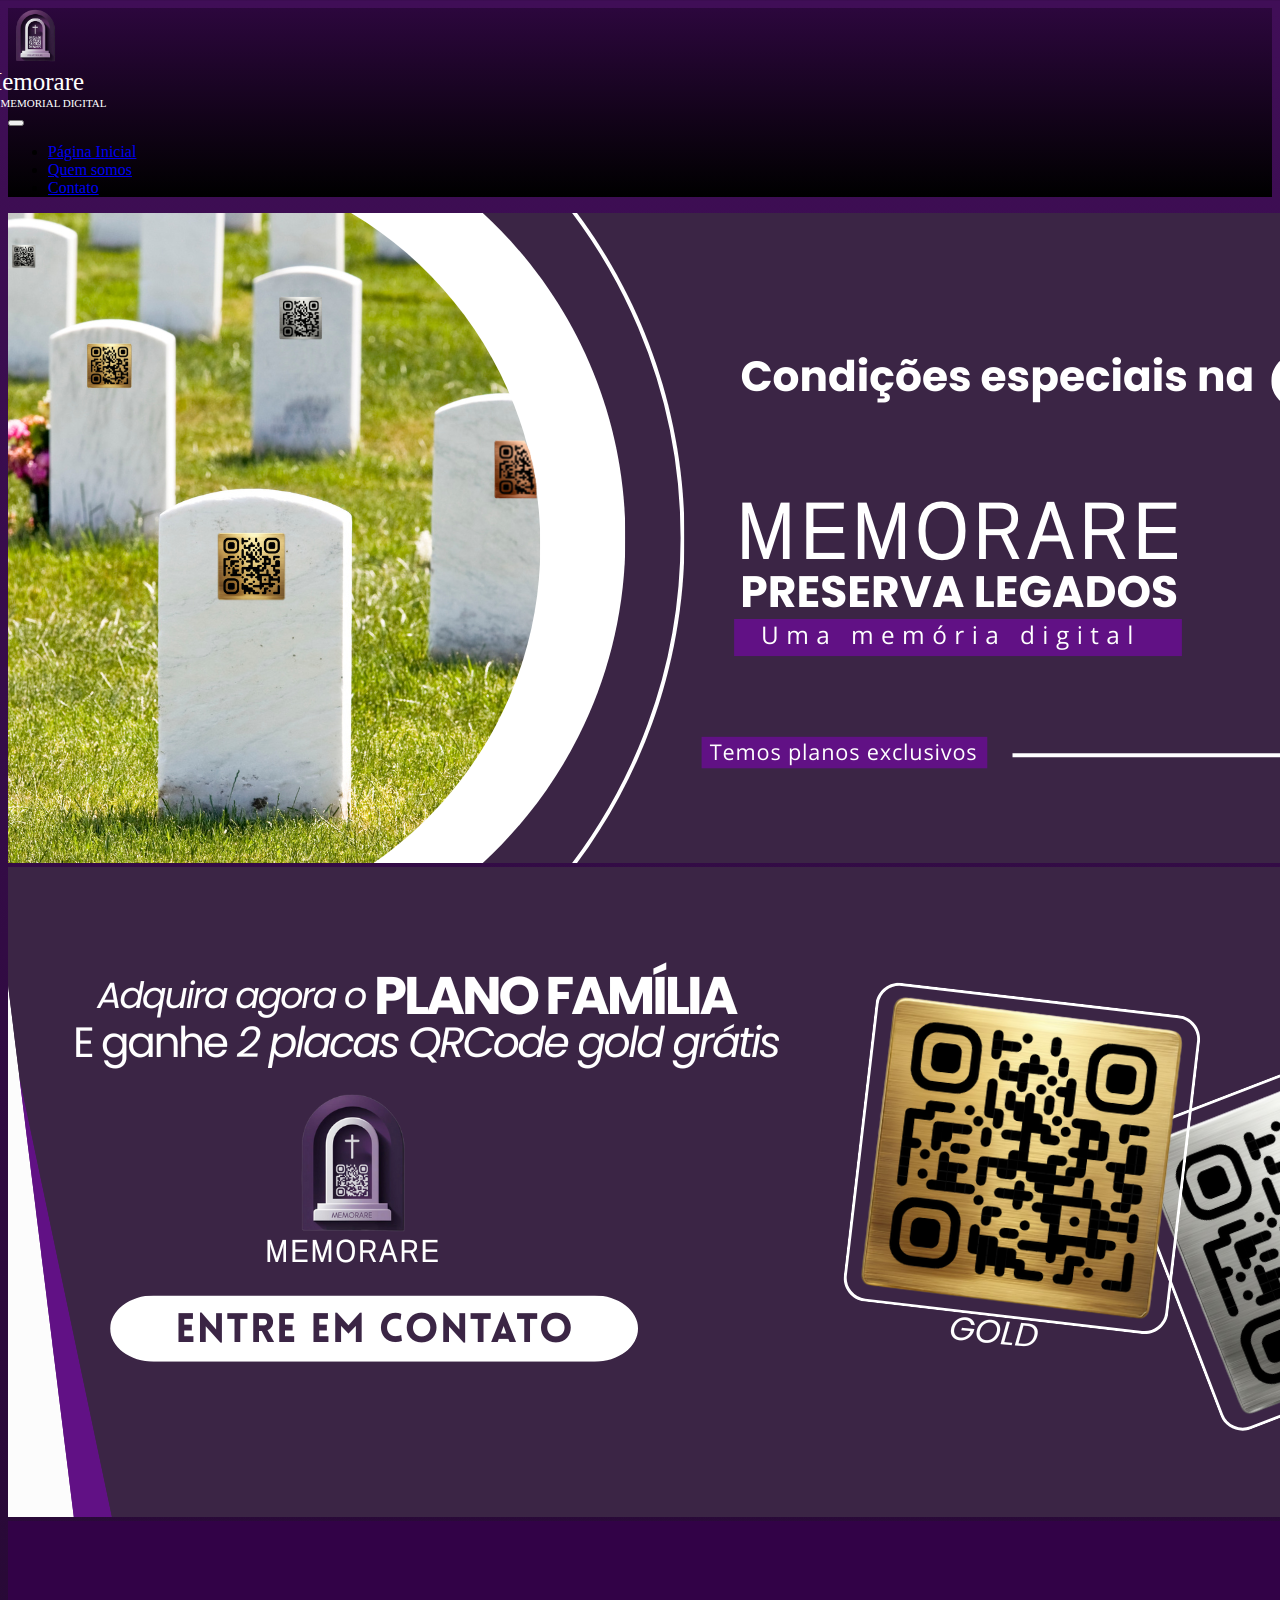
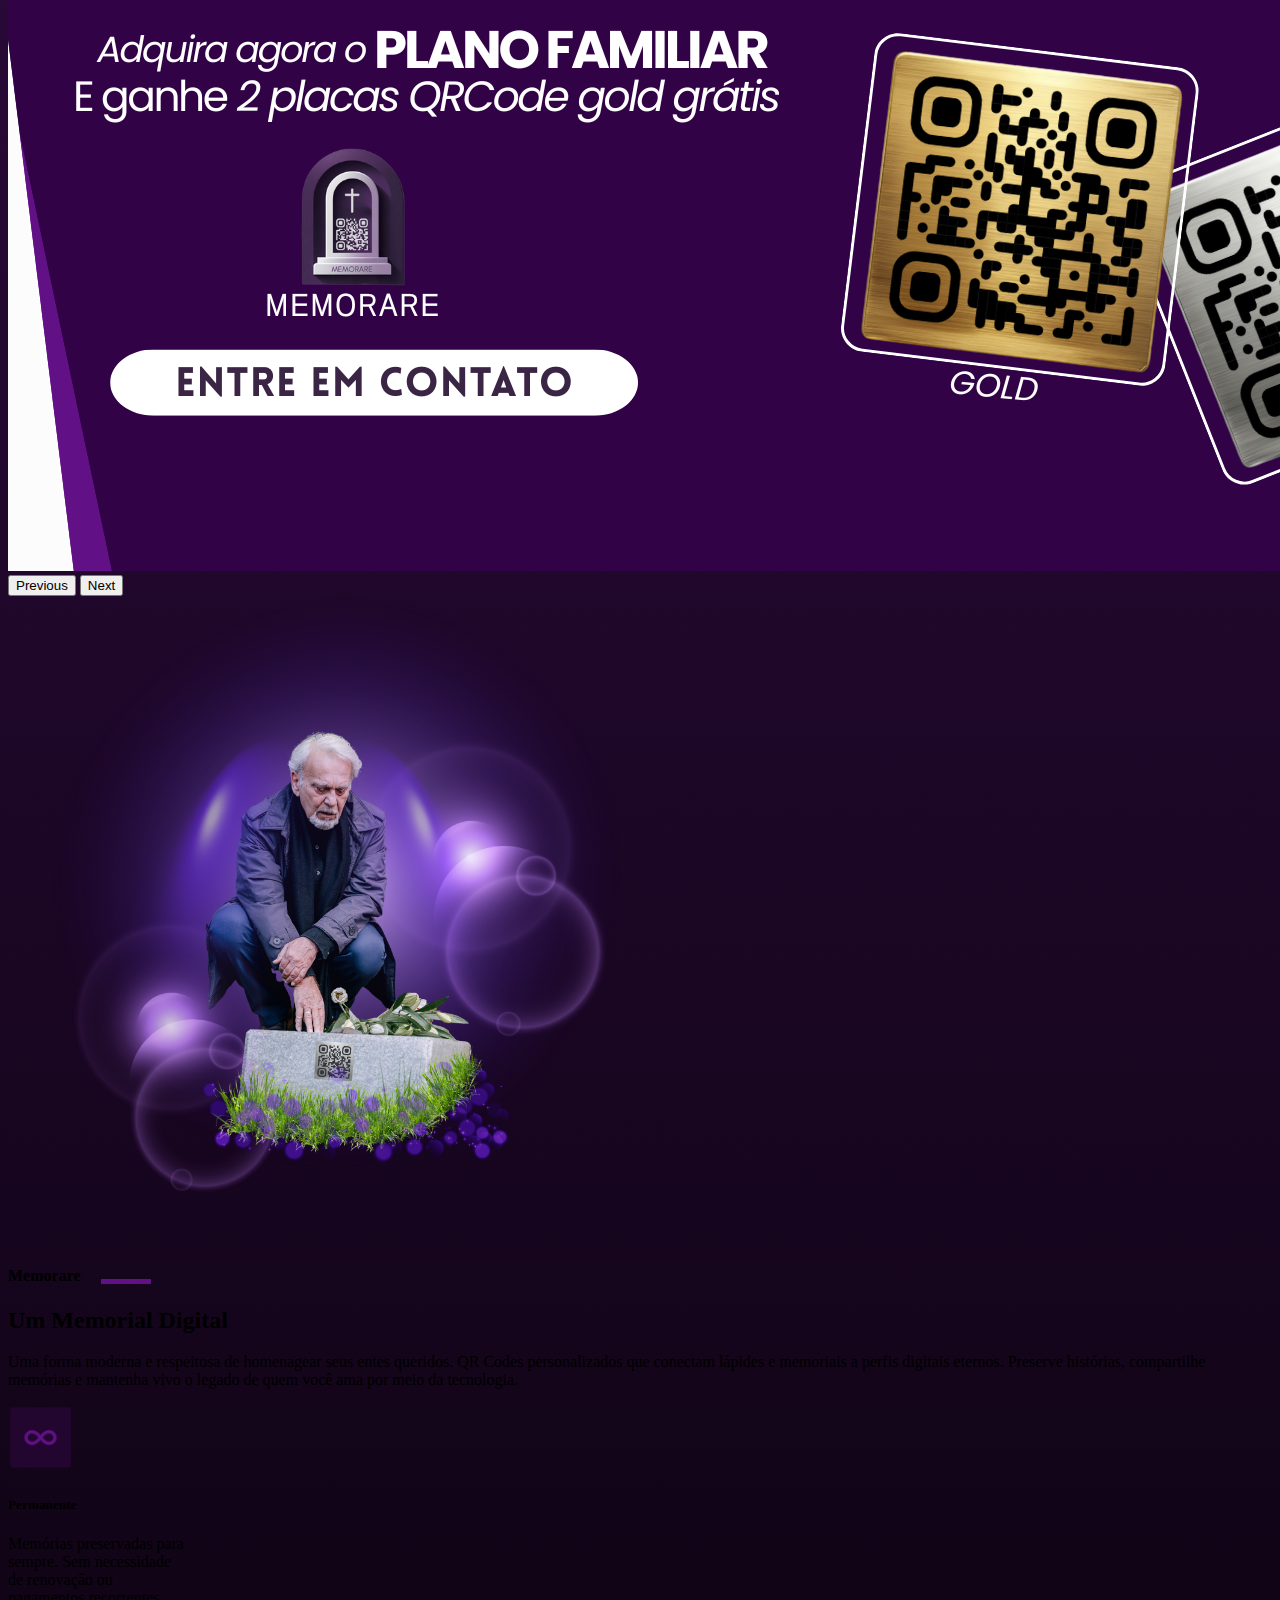
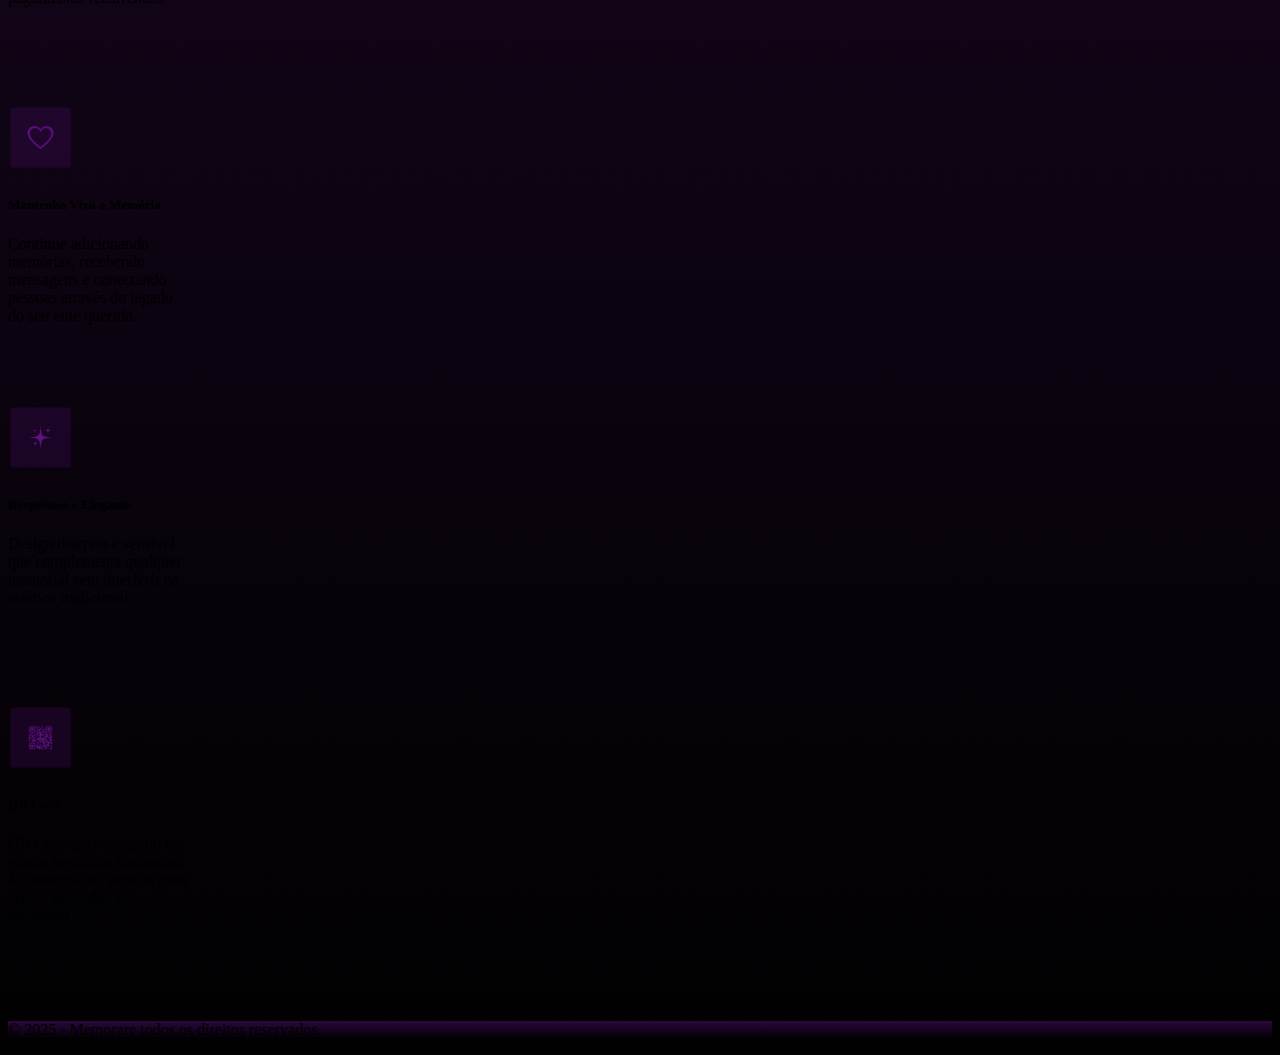
<file: index.html>
<!doctype html>
<html lang="pt-BR">

<head>
    <meta charset="utf-8">
    <meta name="viewport" content="width=device-width, initial-scale=1">
    <title>Memorare</title>
    <link rel="stylesheet" href="./css/styles.css">
    <link href="https://cdn.jsdelivr.net/npm/bootstrap@5.2.3/dist/css/bootstrap.min.css" rel="stylesheet"
        integrity="sha384-rbsA2VBKQhggwzxH7pPCaAqO46MgnOM80zW1RWuH61DGLwZJEdK2Kadq2F9CUG65" crossorigin="anonymous">
</head>

<body>

    <!-- barra de navegação -->

    <nav class="navbar navbar-expand-lg gradient-roxo">
        <div class="container-fluid">
            <nav class="navbar">
                <div class="container-fluid">
                    <a class="navbar-brand" href="./index.html">
                        <img src="./img/logo.png" alt="Logo" height="55" class="d-inline-block align-text-center">

                    </a>
                    <a class="navbar-brand" href="./index.html"></a>
                    <div>
                        <div class="titulo">Memorare</div>
                        <div class="subtitulo">UM MEMORIAL DIGITAL</div>
                    </div>
                </div>
            </nav>
            <button class="navbar-toggler bg-white" type="button" data-bs-toggle="collapse"
                data-bs-target="#navbarSupportedContent" aria-controls="navbarSupportedContent" aria-expanded="false"
                aria-label="Toggle navigation">
                <span class="navbar-toggler-icon"></span>
            </button>
            <div class="collapse navbar-collapse navtext " id="navbarSupportedContent">
                <ul class="navbar-nav ms-auto px-5 gap-5">
                    <li class="nav-item">
                        <a class="nav-link active text-white" aria-current="page" href="./index.html">Página
                            Inicial</a>
                    </li>
                    <li class="nav-item">
                        <a class="nav-link active text-white" aria-current="page" href="./sobre.html">Quem somos</a>
                    </li>
                    <li class="nav-item">
                        <a class="nav-link active text-white" aria-current="page" href="./contato.html">Contato</a>
                    </li>

                </ul>

            </div>
        </div>
    </nav>
    <!-- fim da barra de navegação -->

    <!-- inicio dos banners -->
    <div id="carouselExampleControls" class="carousel slide" data-bs-ride="carousel">
        <div class="carousel-inner">
            <div class="carousel-item active">
                <img src="./img/banner_1.png" class="d-block w-100" alt="...">
            </div>
            <div class="carousel-item">
                <img src="./img/banner_2.png" class="d-block w-100" alt="...">
            </div>
            <div class="carousel-item">
                <img src="./img/banner_3.png" class="d-block w-100" alt="...">
            </div>
        </div>
        <button class="carousel-control-prev" type="button" data-bs-target="#carouselExampleControls"
            data-bs-slide="prev">
            <span class="carousel-control-prev-icon" aria-hidden="true"></span>
            <span class="visually-hidden">Previous</span>
        </button>
        <button class="carousel-control-next" type="button" data-bs-target="#carouselExampleControls"
            data-bs-slide="next">
            <span class="carousel-control-next-icon" aria-hidden="true"></span>
            <span class="visually-hidden">Next</span>
        </button>
    </div>
    <!-- fim dos banners -->



    <!-- inicio do flex -->
     <div class="container mt-3">
    <div class="d-flex flex-column flex-lg-row align-items-start">
        <div class="flex-shrink-0 text-center text-lg-start mb-3 mb-lg-0">
            <img class="rounded img-fluid homem-memorare" src="./img/homem_memorare.png" alt="...">

        </div>
        <div class="flex-grow-1 p-3 p-lg-5 text-white">
            <h4 class="memorare-title">Memorare <span class="line"></span></h4>
            <h2>Um Memorial Digital</h2>
            <p>Uma forma moderna e respeitosa de homenagear seus entes queridos. QR Codes personalizados que conectam
                lápides e memoriais a perfis digitais eternos. Preserve histórias, compartilhe memórias e mantenha vivo
                o legado de quem você ama por meio da tecnologia.</p>

            <div class="row row-cols-2 row-cols-lg-2 gy-3 gx-5 text-center text-black justify-content-center mt-3">
                <div class="col-auto">
                    <div class="card card-personalizado h-100">
                        <img src="./img/icon_infinito.png" class="mx-auto pd-5 mt-1 p-2 icon-card" alt="...">
                        <div class="card-body">
                            <h5 class="card-title">Permanente</h5>
                            <p class="card-text">Memórias preservadas para sempre. Sem necessidade de renovação ou
                                pagamentos recorrentes.</p>
                        </div>
                    </div>
                </div>
                <div class="col-auto">
                    <div class="card card-personalizado h-100">
                        <img src="./img/icon_coracao.png" class="mx-auto pd-5 mt-1 p-2 icon-card" alt="...">
                        <div class="card-body">
                            <h5 class="card-title">Mantenha Viva a Memória</h5>
                            <p class="card-text">Continue adicionando memórias, recebendo mensagens e conectando pessoas
                                através do legado do seu ente querido.</p>
                        </div>
                    </div>
                </div>
                <div class="col-auto">
                    <div class="card card-personalizado h-100">
                        <img src="./img/icon_estrela.png" class="mx-auto pd-5 mt-1 p-2 icon-card" alt="...">
                        <div class="card-body w-10">
                            <h5 class="card-title">Respeitoso e Elegante</h5>
                            <p class="card-text">Design discreto e sensível que complementa qualquer memorial sem
                                interferir na estética tradicional.</p>

                        </div>
                    </div>
                </div>
                <div class="col-auto">
                    <div class="card card-personalizado h-100">
                        <img src="./img/icon_qrcode.png" class="mx-auto pd-5 mt-1 p-2 icon-card" alt="...">
                        <div class="card-body">
                            <h5 class="card-title">QR Code</h5>
                            <p class="card-text">QR Code personalizado em placas metálicas resistentes às intempéries,
                                prontas para serem aplicadas ao memorial.</p>
                        </div>
                    </div>
                </div>
            </div>
        </div>

    </div>
</div></div>
    <!-- fim do flex -->



    <!-- inicio rodapé -->
    <footer class="container-fluid gradient-roxo mt-5">
        <p class="py-2 text-center text-white">© 2025 - Memorare todos os direitos reservados.</p>
    </footer>
    <!-- fim rodapé -->

    <script src="https://cdn.jsdelivr.net/npm/bootstrap@5.2.3/dist/js/bootstrap.bundle.min.js"
        integrity="sha384-kenU1KFdBIe4zVF0s0G1M5b4hcpxyD9F7jL+jjXkk+Q2h455rYXK/7HAuoJl+0I4"
        crossorigin="anonymous"></script>
</body>

</html>
</file>
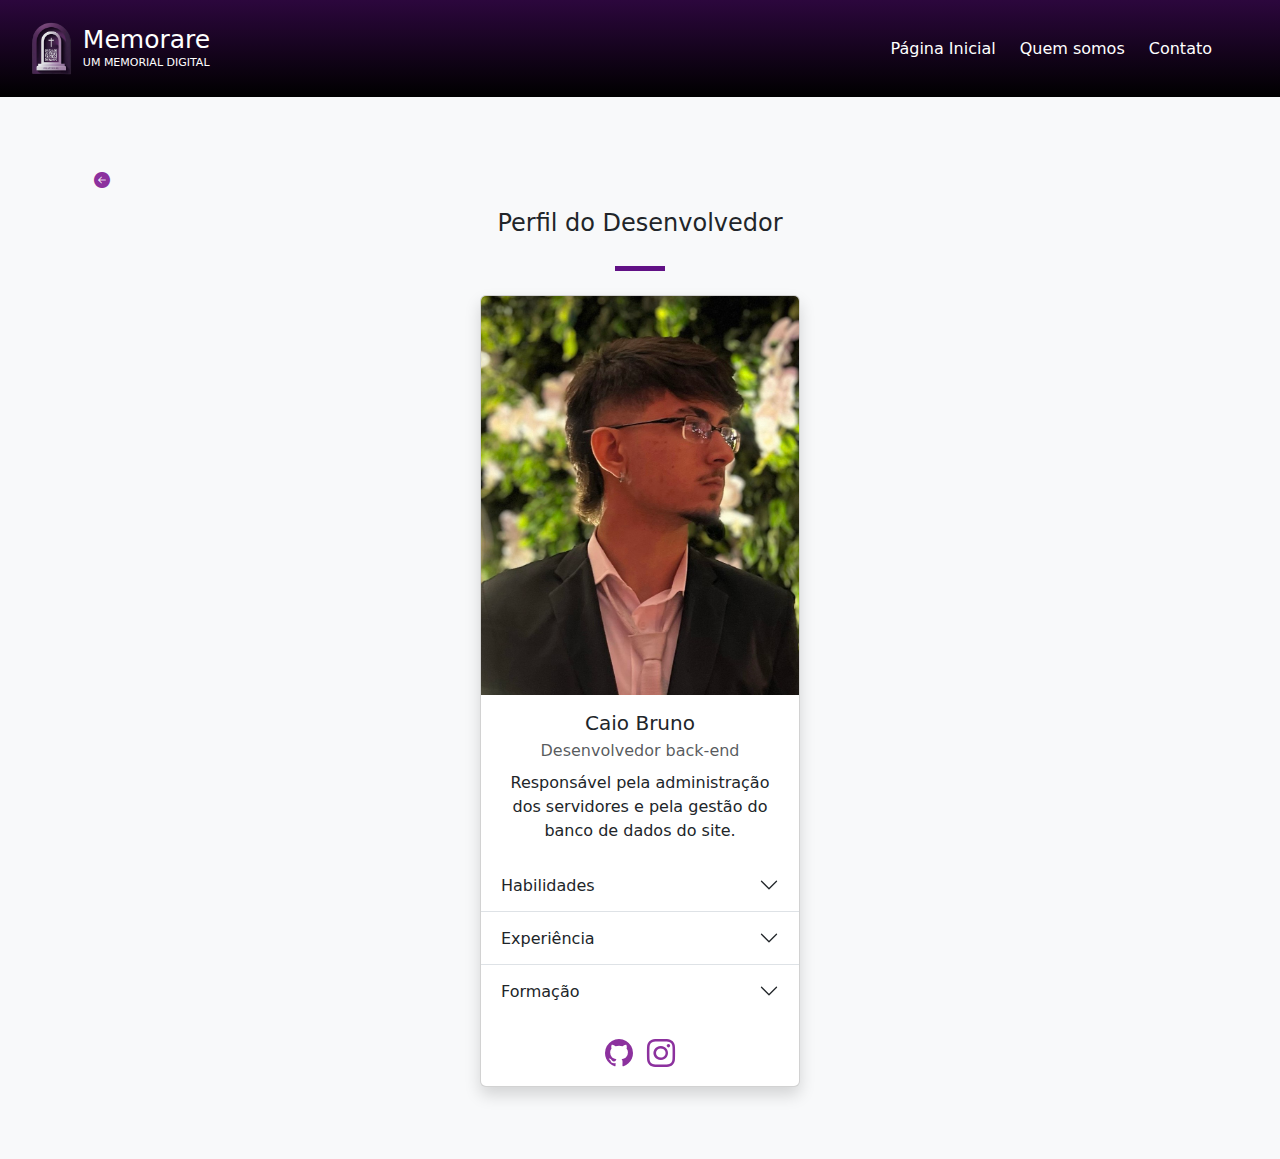
<file: caio.html>
<!doctype html>
<html lang="pt-BR">

<head>
    <meta charset="utf-8">
    <meta name="viewport" content="width=device-width, initial-scale=1">
    <title>Memorare</title>

    <link rel="stylesheet" href="./css/styles.css">

    <link href="https://cdn.jsdelivr.net/npm/bootstrap@5.2.3/dist/css/bootstrap.min.css" rel="stylesheet"
        crossorigin="anonymous">

    <link rel="stylesheet" href="https://cdn.jsdelivr.net/npm/bootstrap-icons@1.11.1/font/bootstrap-icons.css">

    <script src="https://cdn.jsdelivr.net/npm/@popperjs/core@2.11.8/dist/umd/popper.min.js"
        crossorigin="anonymous"></script>
    <script src="https://cdn.jsdelivr.net/npm/bootstrap@5.3.8/dist/js/bootstrap.min.js"
        crossorigin="anonymous"></script>
</head>

<body>

    <!-- barra de navegação -->

    <nav class="navbar navbar-expand-lg gradient-roxo ">
        <div class="container-fluid">
            <nav class="navbar">
                <div class="container-fluid">
                    <a class="navbar-brand" href="./index.html">
                        <img src="./img/logo.png" alt="Logo" height="55" class="d-inline-block align-text-center">

                    </a>
                    <a class="navbar-brand" href="./index.html"></a>
                    <div>
                        <div class="titulo">Memorare</div>
                        <div class="subtitulo">UM MEMORIAL DIGITAL</div>
                    </div>
                </div>
            </nav>
            <button class="navbar-toggler bg-white" type="button" data-bs-toggle="collapse"
                data-bs-target="#navbarSupportedContent" aria-controls="navbarSupportedContent" aria-expanded="false"
                aria-label="Toggle navigation">
                <span class="navbar-toggler-icon"></span>
            </button>
            <div class="collapse navbar-collapse navtext " id="navbarSupportedContent">
                <ul class="navbar-nav ms-auto px-5 d-flex flex-column flex-lg-row gap-0 gap-lg-2">
                    <li class="nav-item">
                        <a class="nav-link active text-white" aria-current="page" href="./index.html">Página
                            Inicial</a>
                    </li>
                    <li class="nav-item">
                        <a class="nav-link active text-white" aria-current="page" href="./sobre.html">Quem somos</a>
                    </li>
                    <li class="nav-item">
                        <a class="nav-link active text-white" aria-current="page" href="./contato.html">Contato</a>
                    </li>

                </ul>

            </div>
        </div>
    </nav>
    <!-- fim da barra de navegação -->

    <!-- Conteúdo -->
    <div class="w-100 bg-light py-5">
        <div class="container p-4 text-center">
            <a href="./sobre.html" class="text-decoration-none d-flex align-items-center mb-3" style="color: #8c319e; font-weight: 600;">
            <i class="bi bi-arrow-left-circle-fill me-2 gradient-icon"></i>
            </a>


            <!-- Título -->
            <h4 class="memorare-title text-center d-flex flex-column align-items-center">
                Perfil do Desenvolvedor
                <span class="line mt-2"></span>
            </h4>

            <!-- Card central -->
            <div class="row justify-content-center mt-4">
                <div class="col-12 col-md-4 d-flex justify-content-center">

                    <div class="card shadow" style="width: 20rem;">

                        <img src="img/caio.jpg" class="card-img-top" alt="Minha Foto">

                        <div class="card-body">
                            <h5 class="card-title">Caio Bruno</h5>
                            <p class="card-subtitle mb-2 text-muted">Desenvolvedor back-end</p>
                            <p class="card-text">
                                Responsável pela administração dos servidores e pela gestão do banco de dados do site.
                            </p>
                        </div>

                        <!-- Accordion -->
                        <div class="accordion accordion-flush" id="accordionFlushExample">

                            <!-- Habilidades -->
                            <div class="accordion-item">
                                <h2 class="accordion-header">
                                    <button class="accordion-button collapsed" type="button" data-bs-toggle="collapse" data-bs-target="#flush-collapseOne">
                                        Habilidades
                                    </button>
                                </h2>
                                <div id="flush-collapseOne" class="accordion-collapse collapse"
                                    data-bs-parent="#accordionFlushExample">
                                    <div class="accordion-body text-start">
                                        • Desenvolvimento back-end<br>
                                        • Criação e consumo de APIs<br>
                                        • Gerenciamento de banco de dados<br>
                                        • Versionamento com Git e GitHub<br>
                                        • Boas práticas de código (Clean Code)<br>
                                        • Resolução de problemas<br>
                                        • Noções de segurança e desempenho
                                    </div>
                                </div>
                            </div>

                            <!-- Experiência -->
                            <div class="accordion-item">
                                <h2 class="accordion-header">
                                    <button class="accordion-button collapsed" type="button" data-bs-toggle="collapse"
                                        data-bs-target="#flush-collapseTwo">
                                        Experiência
                                    </button>
                                </h2>
                                <div id="flush-collapseTwo" class="accordion-collapse collapse"
                                    data-bs-parent="#accordionFlushExample">
                                    <div class="accordion-body text-start">
                                        • Back-end do projeto “Memorare”<br>
                                        • Projetos acadêmicos com APIs<br>
                                        • Suporte técnico<br>
                                        • Gerenciamento de dados<br>
                                        • GitHub + metodologias ágeis
                                    </div>
                                </div>
                            </div>

                            <!-- FORMAÇÃO -->
                            <div class="accordion-item">
                                <h2 class="accordion-header">
                                    <button class="accordion-button collapsed" type="button" data-bs-toggle="collapse"
                                        data-bs-target="#flush-collapseThree">
                                        Formação
                                    </button>
                                </h2>
                                <div id="flush-collapseThree" class="accordion-collapse collapse"
                                    data-bs-parent="#accordionFlushExample">
                                    <div class="accordion-body text-start">
                                        • Sistemas de Informação — Unifacisa<br>
                                        • Desenvolvimento de Sistemas<br>
                                        • Lógica e Estruturas de Dados<br>
                                        • Cursos de tecnologias web<br>
                                        • Estudo contínuo de back-end e banco de dados
                                    </div>
                                </div>
                            </div>

                        </div>

                        <!-- Ícones -->
                        <div class="card-body text-center">

                            <!-- GitHub -->
                            <a href="https://github.com/CaioBrunor" target="_blank" class="icon-link fs-3 me-2">
                                <i class="bi bi-github" style="color: #8c319e;"></i>
                            </a>

                            <!-- Instagram -->
                            <a href="https://instagram.com/SEU_USUARIO_AQUI" target="_blank" class="icon-link fs-3">
                                <i class="bi bi-instagram" style="color: #8c319e;"></i>
                            </a>

                        </div>

                    </div>

                </div>
            </div>

        </div>
    </div>

</body>

</html>
</file>
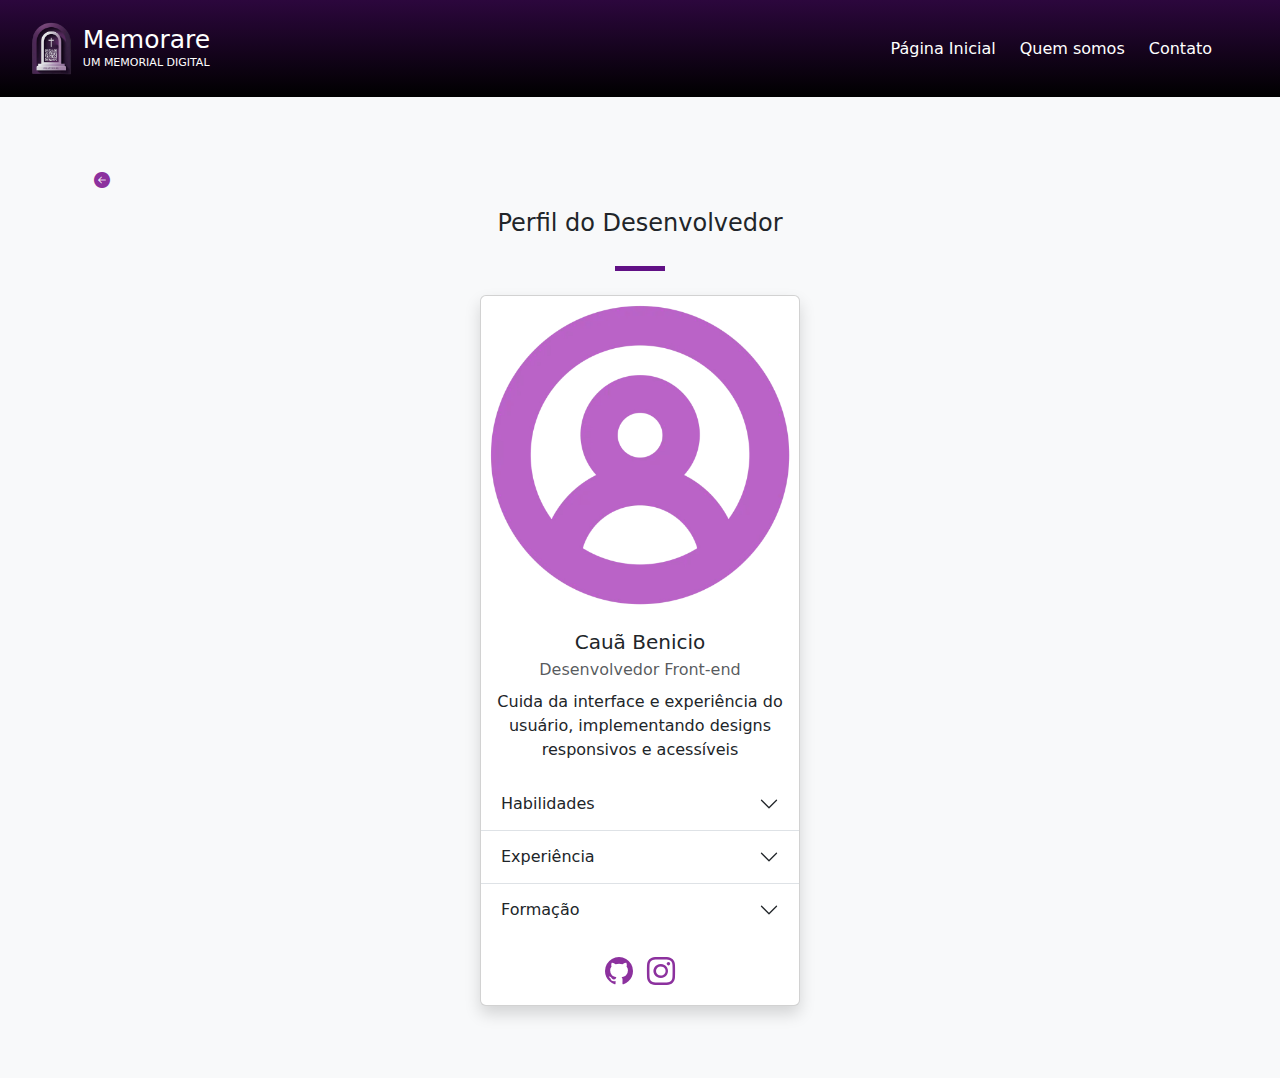
<file: caua.html>
<!doctype html>
<html lang="pt-BR">

<head>
    <meta charset="utf-8">
    <meta name="viewport" content="width=device-width, initial-scale=1">
    <title>Memorare</title>

    <link rel="stylesheet" href="./css/styles.css">

    <link href="https://cdn.jsdelivr.net/npm/bootstrap@5.2.3/dist/css/bootstrap.min.css" rel="stylesheet"
        crossorigin="anonymous">

    <link rel="stylesheet" href="https://cdn.jsdelivr.net/npm/bootstrap-icons@1.11.1/font/bootstrap-icons.css">

    <script src="https://cdn.jsdelivr.net/npm/@popperjs/core@2.11.8/dist/umd/popper.min.js"
        crossorigin="anonymous"></script>
    <script src="https://cdn.jsdelivr.net/npm/bootstrap@5.3.8/dist/js/bootstrap.min.js"
        crossorigin="anonymous"></script>
</head>

<body>

    <!-- barra de navegação -->

    <nav class="navbar navbar-expand-lg gradient-roxo ">
        <div class="container-fluid">
            <nav class="navbar">
                <div class="container-fluid">
                    <a class="navbar-brand" href="./index.html">
                        <img src="./img/logo.png" alt="Logo" height="55" class="d-inline-block align-text-center">

                    </a>
                    <a class="navbar-brand" href="./index.html"></a>
                    <div>
                        <div class="titulo">Memorare</div>
                        <div class="subtitulo">UM MEMORIAL DIGITAL</div>
                    </div>
                </div>
            </nav>
            <button class="navbar-toggler bg-white" type="button" data-bs-toggle="collapse"
                data-bs-target="#navbarSupportedContent" aria-controls="navbarSupportedContent" aria-expanded="false"
                aria-label="Toggle navigation">
                <span class="navbar-toggler-icon"></span>
            </button>
            <div class="collapse navbar-collapse navtext " id="navbarSupportedContent">
                <ul class="navbar-nav ms-auto px-5 d-flex flex-column flex-lg-row gap-0 gap-lg-2">
                    <li class="nav-item">
                        <a class="nav-link active text-white" aria-current="page" href="./index.html">Página
                            Inicial</a>
                    </li>
                    <li class="nav-item">
                        <a class="nav-link active text-white" aria-current="page" href="./sobre.html">Quem somos</a>
                    </li>
                    <li class="nav-item">
                        <a class="nav-link active text-white" aria-current="page" href="./contato.html">Contato</a>
                    </li>

                </ul>

            </div>
        </div>
    </nav>
    <!-- fim da barra de navegação -->

    <!-- Conteúdo -->
    <div class="w-100 bg-light py-5">
        <div class="container p-4 text-center">
            <a href="./sobre.html" class="text-decoration-none d-flex align-items-center mb-3" style="color: #8c319e; font-weight: 600;">
            <i class="bi bi-arrow-left-circle-fill me-2 gradient-icon"></i>
            </a>

            <!-- Título -->
            <h4 class="memorare-title text-center d-flex flex-column align-items-center">
                Perfil do Desenvolvedor
                <span class="line mt-2"></span>
            </h4>

            <!-- Card central -->
            <div class="row justify-content-center mt-4">
                <div class="col-12 col-md-4 d-flex justify-content-center">

                    <div class="card shadow" style="width: 20rem;">

                        <img src="img/icone1.webp" class="card-img-top" alt="Foto de Cauã">

                        <div class="card-body">
                            <h5 class="card-title">Cauã Benicio</h5>
                            <p class="card-subtitle mb-2 text-muted">Desenvolvedor Front-end</p>
                            <p class="card-text">
                                Cuida da interface e experiência do usuário, implementando designs responsivos e
                                acessíveis
                            </p>
                        </div>

                        <!-- Accordion -->
                        <div class="accordion accordion-flush" id="accordionFlushExample">

                            <!-- Habilidades -->
                            <div class="accordion-item">
                                <h2 class="accordion-header">
                                    <button class="accordion-button collapsed" type="button" data-bs-toggle="collapse" data-bs-target="#flush-collapseOne">
                                        Habilidades
                                    </button>
                                </h2>
                                <div id="flush-collapseOne" class="accordion-collapse collapse"
                                    data-bs-parent="#accordionFlushExample">
                                    <div class="accordion-body text-start">
                                        • HTML, CSS e JavaScript<br>
                                        • Bootstrap e responsividade<br>
                                        • Componentização e acessibilidade<br>
                                        • Animações e microinterações<br>
                                        • Integração com APIs no front-end
                                    </div>
                                </div>
                            </div>

                            <!-- Experiência -->
                            <div class="accordion-item">
                                <h2 class="accordion-header">
                                    <button class="accordion-button collapsed" type="button" data-bs-toggle="collapse"
                                        data-bs-target="#flush-collapseTwo">
                                        Experiência
                                    </button>
                                </h2>
                                <div id="flush-collapseTwo" class="accordion-collapse collapse"
                                    data-bs-parent="#accordionFlushExample">
                                    <div class="accordion-body text-start">
                                        • Front-end do projeto Memorare<br>
                                        • Criação de interfaces responsivas<br>
                                        • Trabalhos acadêmicos com foco em UI/UX<br>
                                        • Implementação de componentes reutilizáveis
                                    </div>
                                </div>
                            </div>

                            <!-- Formação -->
                            <div class="accordion-item">
                                <h2 class="accordion-header">
                                    <button class="accordion-button collapsed" type="button" data-bs-toggle="collapse"
                                        data-bs-target="#flush-collapseThree">
                                        Formação
                                    </button>
                                </h2>
                                <div id="flush-collapseThree" class="accordion-collapse collapse"
                                    data-bs-parent="#accordionFlushExample">
                                    <div class="accordion-body text-start">
                                        • Estudante de Sistemas de Informação<br>
                                        • Cursos de HTML/CSS/JS e frameworks<br>
                                        • Experiência com design responsivo<br>
                                        • Estudo contínuo de UI/UX
                                    </div>
                                </div>
                            </div>

                        </div>

                        <!-- Ícones -->
                        <div class="card-body text-center">

                            <!-- GitHub -->
                            <a href="https://github.com/auyts32876" target="_blank" class="icon-link fs-3 me-2">
                                <i class="bi bi-github" style="color: #8c319e;"></i>
                            </a>

                            <!-- Instagram -->
                            <a href="https://instagram.com/dui8h1bg78" target="_blank" class="icon-link fs-3">
                                <i class="bi bi-instagram" style="color: #8c319e;"></i>
                            </a>

                        </div>

                    </div>

                </div>
            </div>

        </div>
    </div>

</body>

</html>
</file>
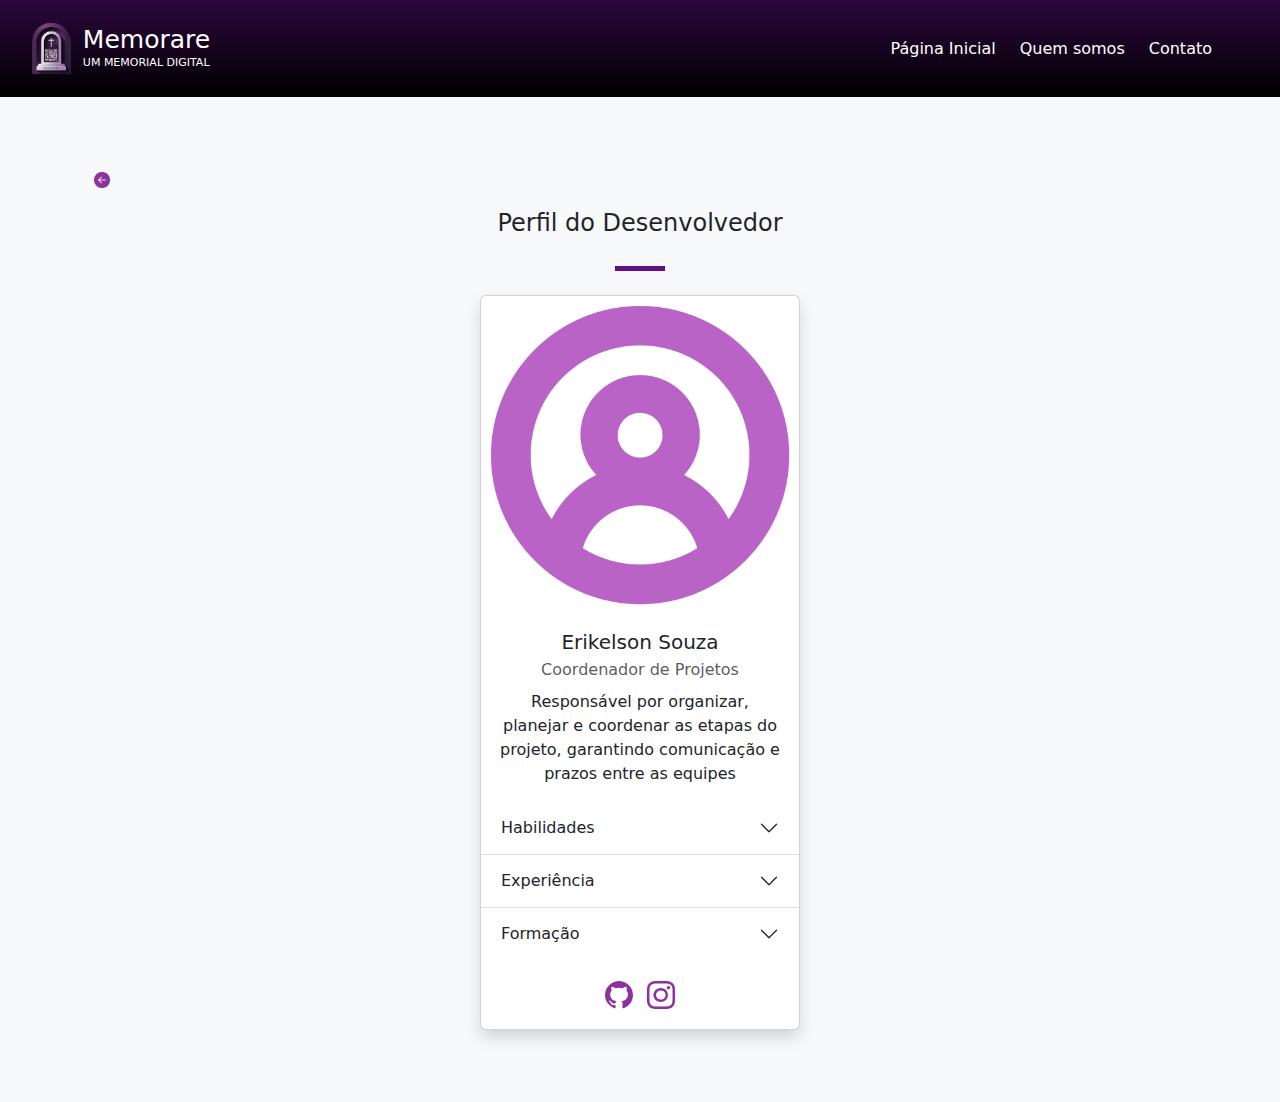
<file: erikelson.html>
<!doctype html>
<html lang="pt-BR">

<head>
    <meta charset="utf-8">
    <meta name="viewport" content="width=device-width, initial-scale=1">
    <title>Memorare</title>

    <link rel="stylesheet" href="./css/styles.css">

    <link href="https://cdn.jsdelivr.net/npm/bootstrap@5.2.3/dist/css/bootstrap.min.css" rel="stylesheet"
        crossorigin="anonymous">

    <link rel="stylesheet" href="https://cdn.jsdelivr.net/npm/bootstrap-icons@1.11.1/font/bootstrap-icons.css">

    <script src="https://cdn.jsdelivr.net/npm/@popperjs/core@2.11.8/dist/umd/popper.min.js"
        crossorigin="anonymous"></script>
    <script src="https://cdn.jsdelivr.net/npm/bootstrap@5.3.8/dist/js/bootstrap.min.js"
        crossorigin="anonymous"></script>
</head>

<body>

    <!-- barra de navegação -->

    <nav class="navbar navbar-expand-lg gradient-roxo ">
        <div class="container-fluid">
            <nav class="navbar">
                <div class="container-fluid">
                    <a class="navbar-brand" href="./index.html">
                        <img src="./img/logo.png" alt="Logo" height="55" class="d-inline-block align-text-center">

                    </a>
                    <a class="navbar-brand" href="./index.html"></a>
                    <div>
                        <div class="titulo">Memorare</div>
                        <div class="subtitulo">UM MEMORIAL DIGITAL</div>
                    </div>
                </div>
            </nav>
            <button class="navbar-toggler bg-white" type="button" data-bs-toggle="collapse"
                data-bs-target="#navbarSupportedContent" aria-controls="navbarSupportedContent" aria-expanded="false"
                aria-label="Toggle navigation">
                <span class="navbar-toggler-icon"></span>
            </button>
            <div class="collapse navbar-collapse navtext " id="navbarSupportedContent">
                <ul class="navbar-nav ms-auto px-5 d-flex flex-column flex-lg-row gap-0 gap-lg-2">
                    <li class="nav-item">
                        <a class="nav-link active text-white" aria-current="page" href="./index.html">Página
                            Inicial</a>
                    </li>
                    <li class="nav-item">
                        <a class="nav-link active text-white" aria-current="page" href="./sobre.html">Quem somos</a>
                    </li>
                    <li class="nav-item">
                        <a class="nav-link active text-white" aria-current="page" href="./contato.html">Contato</a>
                    </li>

                </ul>

            </div>
        </div>
    </nav>
    <!-- fim da barra de navegação -->

    <!-- Conteúdo -->
    <div class="w-100 bg-light py-5">
        <div class="container p-4 text-center">
            <a href="./sobre.html" class="text-decoration-none d-flex align-items-center mb-3" style="color: #8c319e; font-weight: 600;">
            <i class="bi bi-arrow-left-circle-fill me-2 gradient-icon"></i>
            </a>

            <!-- Título -->
            <h4 class="memorare-title text-center d-flex flex-column align-items-center">
                Perfil do Desenvolvedor
                <span class="line mt-2"></span>
            </h4>

            <!-- Card central -->
            <div class="row justify-content-center mt-4">
                <div class="col-12 col-md-4 d-flex justify-content-center">

                    <div class="card shadow" style="width: 20rem;">

                        <img src="img/icone1.webp" class="card-img-top" alt="Foto de Erikelson">

                        <div class="card-body">
                            <h5 class="card-title">Erikelson Souza</h5>
                            <p class="card-subtitle mb-2 text-muted">Coordenador de Projetos</p>
                            <p class="card-text">
                                Responsável por organizar, planejar e coordenar as etapas do projeto, garantindo
                                comunicação e prazos entre as equipes
                            </p>
                        </div>

                        <!-- Accordion -->
                        <div class="accordion accordion-flush" id="accordionFlushExample">

                            <!-- Habilidades -->
                            <div class="accordion-item">
                                <h2 class="accordion-header">
                                    <button class="accordion-button collapsed" type="button" data-bs-toggle="collapse" data-bs-target="#flush-collapseOne">
                                        Habilidades
                                    </button>
                                </h2>
                                <div id="flush-collapseOne" class="accordion-collapse collapse"
                                    data-bs-parent="#accordionFlushExample">
                                    <div class="accordion-body text-start">
                                        • Gestão de equipes<br>
                                        • Planejamento e cronogramas<br>
                                        • Comunicação e mediação<br>
                                        • Metodologias ágeis (Scrum, Kanban)<br>
                                        • Organização de entregas e riscos<br>
                                        • Documentação de processos
                                    </div>
                                </div>
                            </div>

                            <!-- Experiência -->
                            <div class="accordion-item">
                                <h2 class="accordion-header">
                                    <button class="accordion-button collapsed" type="button" data-bs-toggle="collapse"
                                        data-bs-target="#flush-collapseTwo">
                                        Experiência
                                    </button>
                                </h2>
                                <div id="flush-collapseTwo" class="accordion-collapse collapse"
                                    data-bs-parent="#accordionFlushExample">
                                    <div class="accordion-body text-start">
                                        • Coordenação do projeto Memorare<br>
                                        • Líder de times em projetos acadêmicos<br>
                                        • Planejamento e acompanhamento de sprints<br>
                                        • Organização de reuniões e documentação
                                    </div>
                                </div>
                            </div>

                            <!-- Formação -->
                            <div class="accordion-item">
                                <h2 class="accordion-header">
                                    <button class="accordion-button collapsed" type="button" data-bs-toggle="collapse"
                                        data-bs-target="#flush-collapseThree">
                                        Formação
                                    </button>
                                </h2>
                                <div id="flush-collapseThree" class="accordion-collapse collapse"
                                    data-bs-parent="#accordionFlushExample">
                                    <div class="accordion-body text-start">
                                        • Estudante de Sistemas de Informação<br>
                                        • Cursos de gestão e liderança<br>
                                        • Formação em metodologias ágeis<br>
                                        • Experiência em gerenciamento de projetos
                                    </div>
                                </div>
                            </div>

                        </div>

                        <!-- Ícones -->
                        <div class="card-body text-center">

                            <!-- GitHub -->
                            <a href="https://github.com/67dcqgc8" target="_blank" class="icon-link fs-3 me-2">
                                <i class="bi bi-github" style="color: #8c319e;"></i>
                            </a>

                            <!-- Instagram -->
                            <a href="https://instagram.com/dui8h1bg78" target="_blank" class="icon-link fs-3">
                                <i class="bi bi-instagram" style="color: #8c319e;"></i>
                            </a>

                        </div>

                    </div>

                </div>
            </div>

        </div>
    </div>

</body>

</html>
</file>
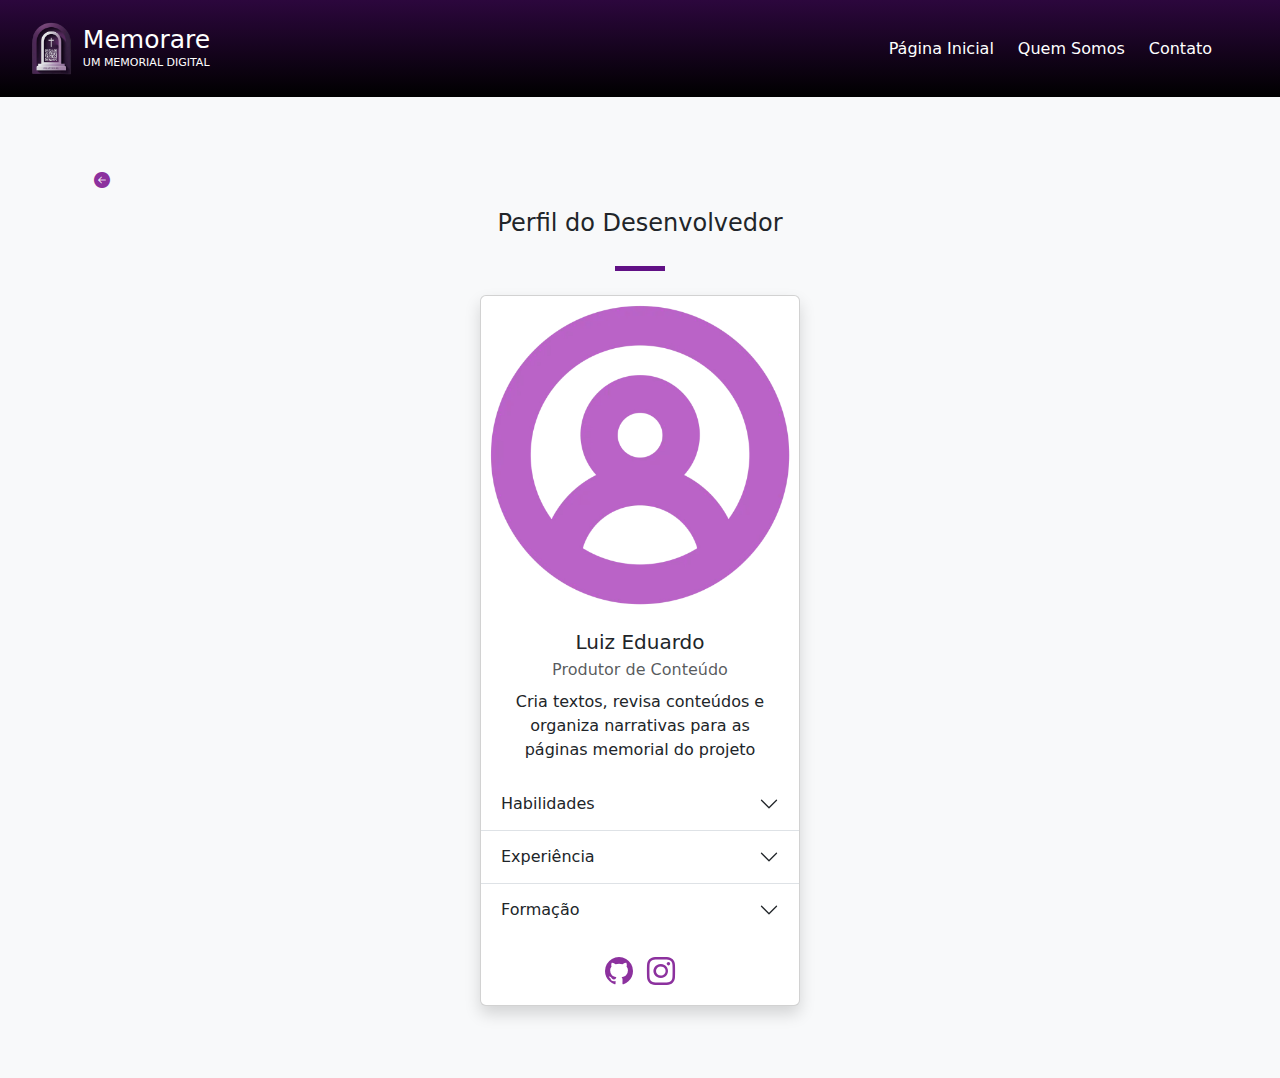
<file: luiz.html>
<!doctype html>
<html lang="pt-BR">

<head>
    <meta charset="utf-8">
    <meta name="viewport" content="width=device-width, initial-scale=1">
    <title>Memorare</title>

    <link rel="stylesheet" href="./css/styles.css">

    <link href="https://cdn.jsdelivr.net/npm/bootstrap@5.2.3/dist/css/bootstrap.min.css" rel="stylesheet"
        crossorigin="anonymous">

    <link rel="stylesheet" href="https://cdn.jsdelivr.net/npm/bootstrap-icons@1.11.1/font/bootstrap-icons.css">

    <script src="https://cdn.jsdelivr.net/npm/@popperjs/core@2.11.8/dist/umd/popper.min.js"
        crossorigin="anonymous"></script>
    <script src="https://cdn.jsdelivr.net/npm/bootstrap@5.3.8/dist/js/bootstrap.min.js"
        crossorigin="anonymous"></script>
</head>

<body>

    <!-- barra de navegação -->

    <nav class="navbar navbar-expand-lg gradient-roxo ">
        <div class="container-fluid">
            <nav class="navbar">
                <div class="container-fluid">
                    <a class="navbar-brand" href="./index.html">
                        <img src="./img/logo.png" alt="Logo" height="55" class="d-inline-block align-text-center">

                    </a>
                    <a class="navbar-brand" href="./index.html"></a>
                    <div>
                        <div class="titulo">Memorare</div>
                        <div class="subtitulo">UM MEMORIAL DIGITAL</div>
                    </div>
                </div>
            </nav>
            <button class="navbar-toggler bg-white" type="button" data-bs-toggle="collapse"
                data-bs-target="#navbarSupportedContent" aria-controls="navbarSupportedContent" aria-expanded="false"
                aria-label="Toggle navigation">
                <span class="navbar-toggler-icon"></span>
            </button>
            <div class="collapse navbar-collapse navtext " id="navbarSupportedContent">
                <ul class="navbar-nav ms-auto px-5 d-flex flex-column flex-lg-row gap-0 gap-lg-2">
                    <li class="nav-item">
                        <a class="nav-link active text-white" aria-current="page" href="./index.html">Página
                            Inicial</a>
                    </li>
                    <li class="nav-item">
                        <a class="nav-link active text-white" aria-current="page" href="./sobre.html">Quem Somos</a>
                    </li>
                    <li class="nav-item">
                        <a class="nav-link active text-white" aria-current="page" href="./contato.html">Contato</a>
                    </li>

                </ul>

            </div>
        </div>
    </nav>
    <!-- fim da barra de navegação -->

    <!-- Conteúdo -->
    <div class="w-100 bg-light py-5">
        <div class="container p-4 text-center">
            <a href="./sobre.html" class="text-decoration-none d-flex align-items-center mb-3" style="color: #8c319e; font-weight: 600;">
            <i class="bi bi-arrow-left-circle-fill me-2 gradient-icon"></i>
            </a>

            <!-- Título -->
            <h4 class="memorare-title text-center d-flex flex-column align-items-center">
                Perfil do Desenvolvedor
                <span class="line mt-2"></span>
            </h4>

            <!-- Card central -->
            <div class="row justify-content-center mt-4">
                <div class="col-12 col-md-4 d-flex justify-content-center">

                    <div class="card shadow" style="width: 20rem;">

                        <img src="img/icone1.webp" class="card-img-top" alt="Foto de Luiz Eduardo">

                        <div class="card-body">
                            <h5 class="card-title">Luiz Eduardo</h5>
                            <p class="card-subtitle mb-2 text-muted">Produtor de Conteúdo</p>
                            <p class="card-text">
                                Cria textos, revisa conteúdos e organiza narrativas para as páginas memorial do projeto
                            </p>
                        </div>

                        <!-- Accordion -->
                        <div class="accordion accordion-flush" id="accordionFlushExample">

                            <!-- Habilidades -->
                            <div class="accordion-item">
                                <h2 class="accordion-header">
                                    <button class="accordion-button collapsed" type="button" data-bs-toggle="collapse" data-bs-target="#flush-collapseOne">
                                        Habilidades
                                    </button>
                                </h2>
                                <div id="flush-collapseOne" class="accordion-collapse collapse"
                                    data-bs-parent="#accordionFlushExample">
                                    <div class="accordion-body text-start">
                                        • Escrita criativa e revisão<br>
                                        • Produção de conteúdo para web<br>
                                        • Pesquisa histórica e contextualização<br>
                                        • Edição e organização de textos<br>
                                        • SEO básico e clareza de leitura
                                    </div>
                                </div>
                            </div>

                            <!-- Experiência -->
                            <div class="accordion-item">
                                <h2 class="accordion-header">
                                    <button class="accordion-button collapsed" type="button" data-bs-toggle="collapse"
                                        data-bs-target="#flush-collapseTwo">
                                        Experiência
                                    </button>
                                </h2>
                                <div id="flush-collapseTwo" class="accordion-collapse collapse"
                                    data-bs-parent="#accordionFlushExample">
                                    <div class="accordion-body text-start">
                                        • Produtor de conteúdo do Memorare<br>
                                        • Revisão e edição de textos acadêmicos<br>
                                        • Curadoria de informações e narrativas<br>
                                        • Produção de descrições e biografias
                                    </div>
                                </div>
                            </div>

                            <!-- Formação -->
                            <div class="accordion-item">
                                <h2 class="accordion-header">
                                    <button class="accordion-button collapsed" type="button" data-bs-toggle="collapse"
                                        data-bs-target="#flush-collapseThree">
                                        Formação
                                    </button>
                                </h2>
                                <div id="flush-collapseThree" class="accordion-collapse collapse"
                                    data-bs-parent="#accordionFlushExample">
                                    <div class="accordion-body text-start">
                                        • Estudante de Sistemas de Informação<br>
                                        • Cursos de escrita e comunicação<br>
                                        • Experiência com produção textual para web<br>
                                        • Estudo contínuo de edição e produção de conteúdo
                                    </div>
                                </div>
                            </div>

                        </div>

                        <!-- Ícones -->
                        <div class="card-body text-center">

                            <!-- GitHub -->
                            <a href="https://github.com/23876gf487" target="_blank" class="icon-link fs-3 me-2">
                                <i class="bi bi-github" style="color: #8c319e;"></i>
                            </a>

                            <!-- Instagram -->
                            <a href="https://instagram.com/dui8h1bg78" target="_blank" class="icon-link fs-3">
                                <i class="bi bi-instagram" style="color: #8c319e;"></i>
                            </a>

                        </div>

                    </div>

                </div>
            </div>

        </div>
    </div>

</body>

</html>
</file>
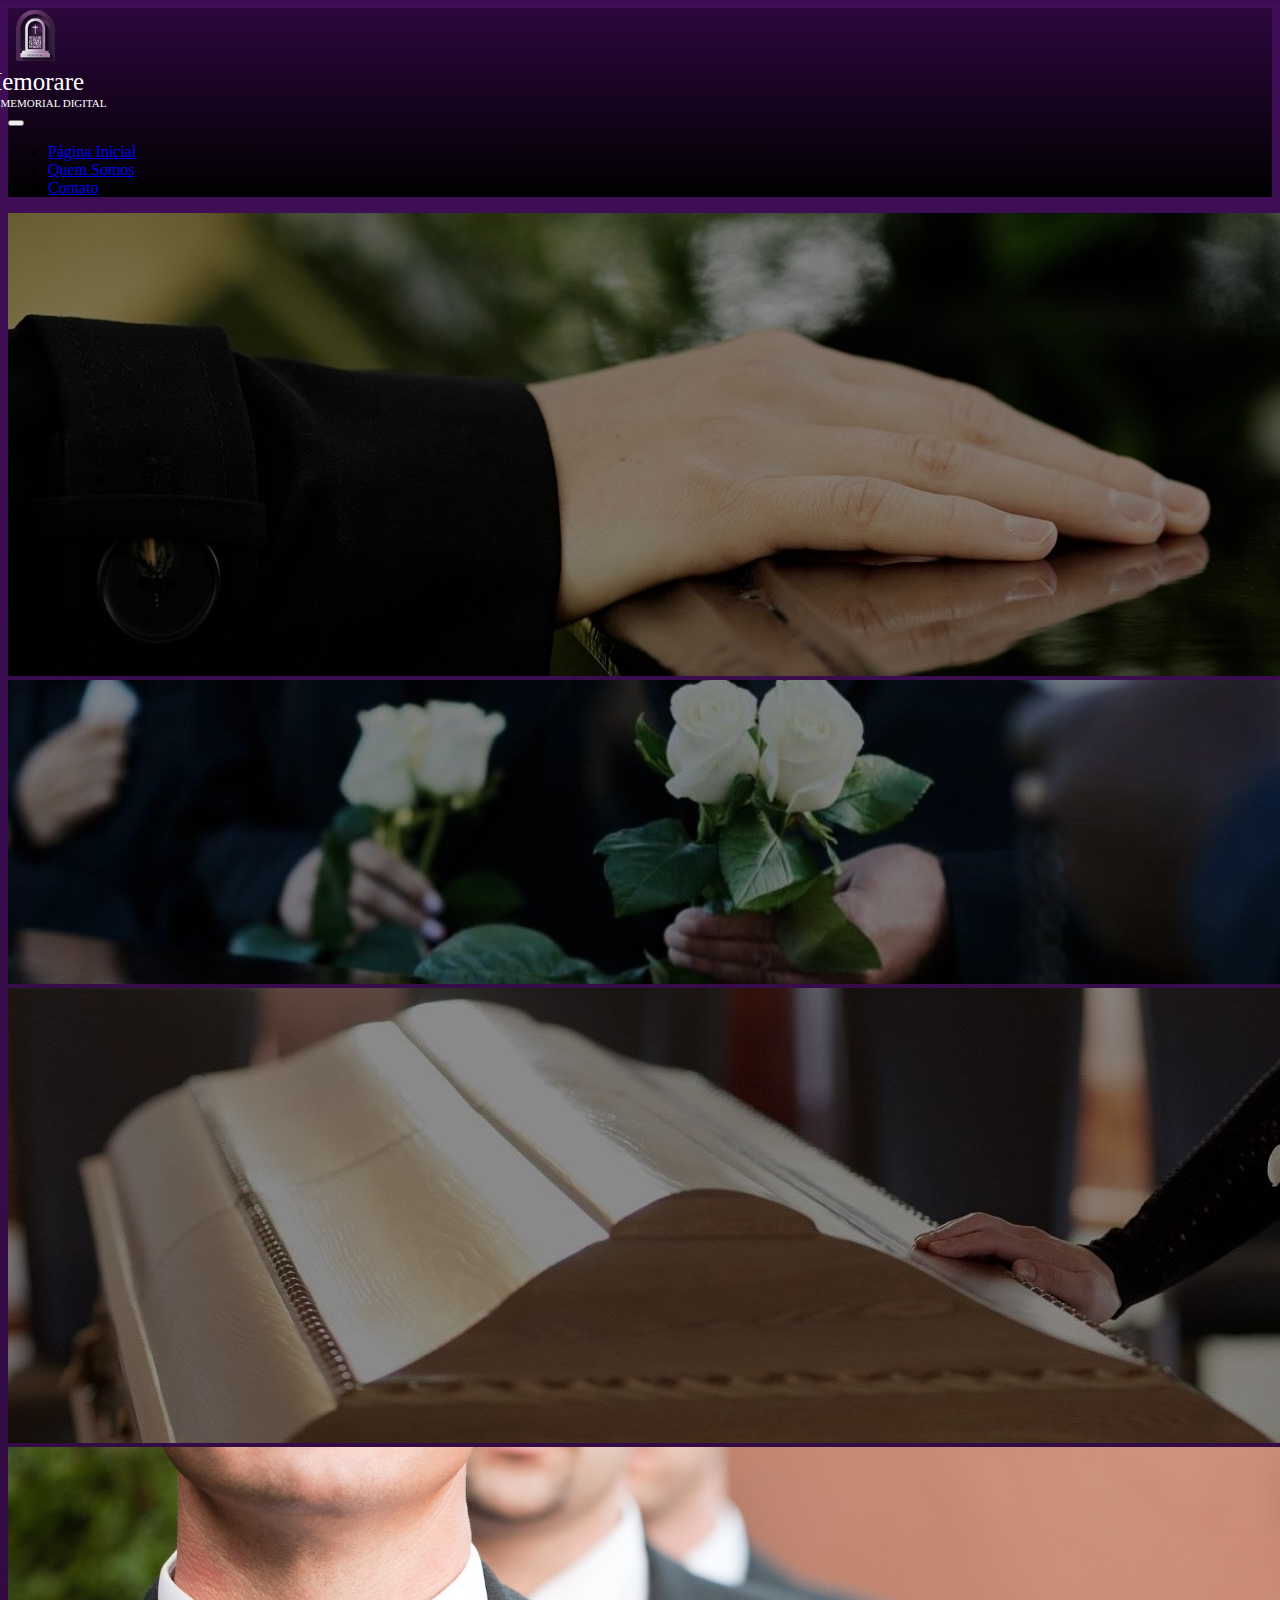
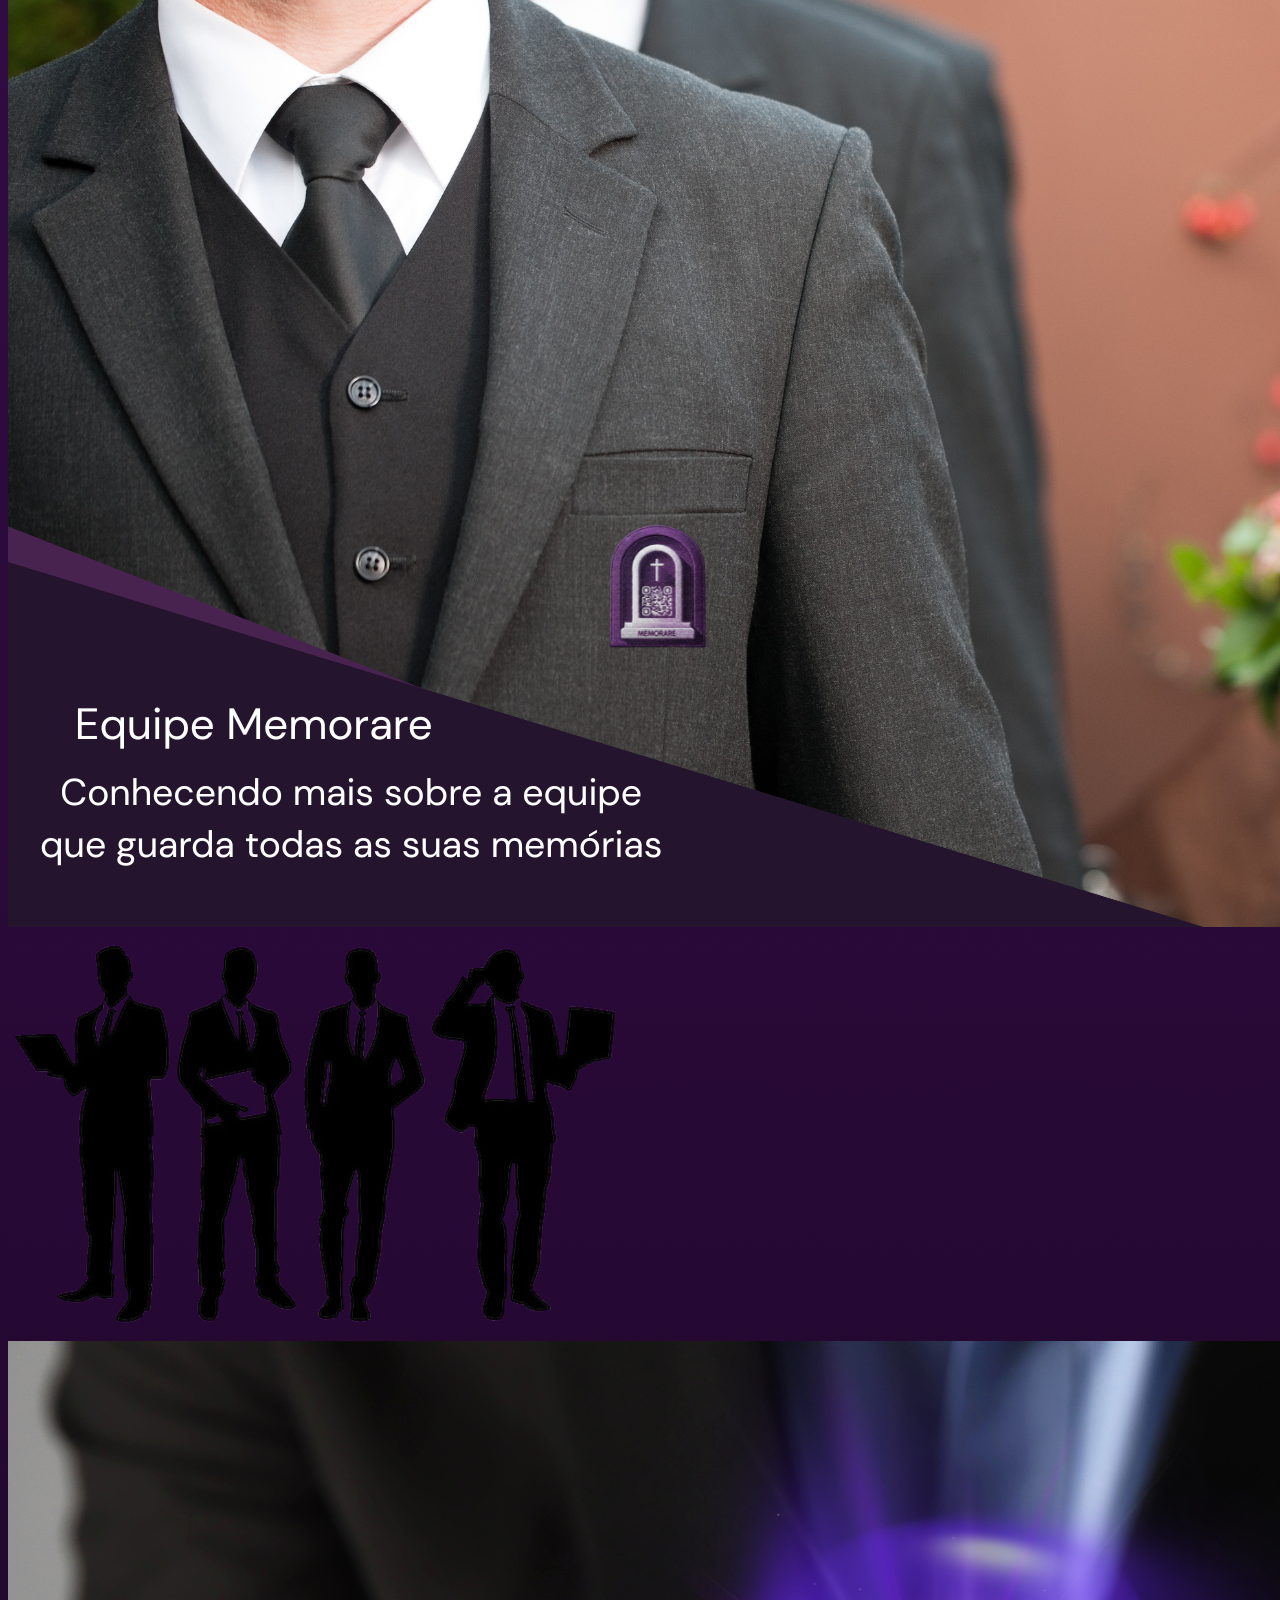
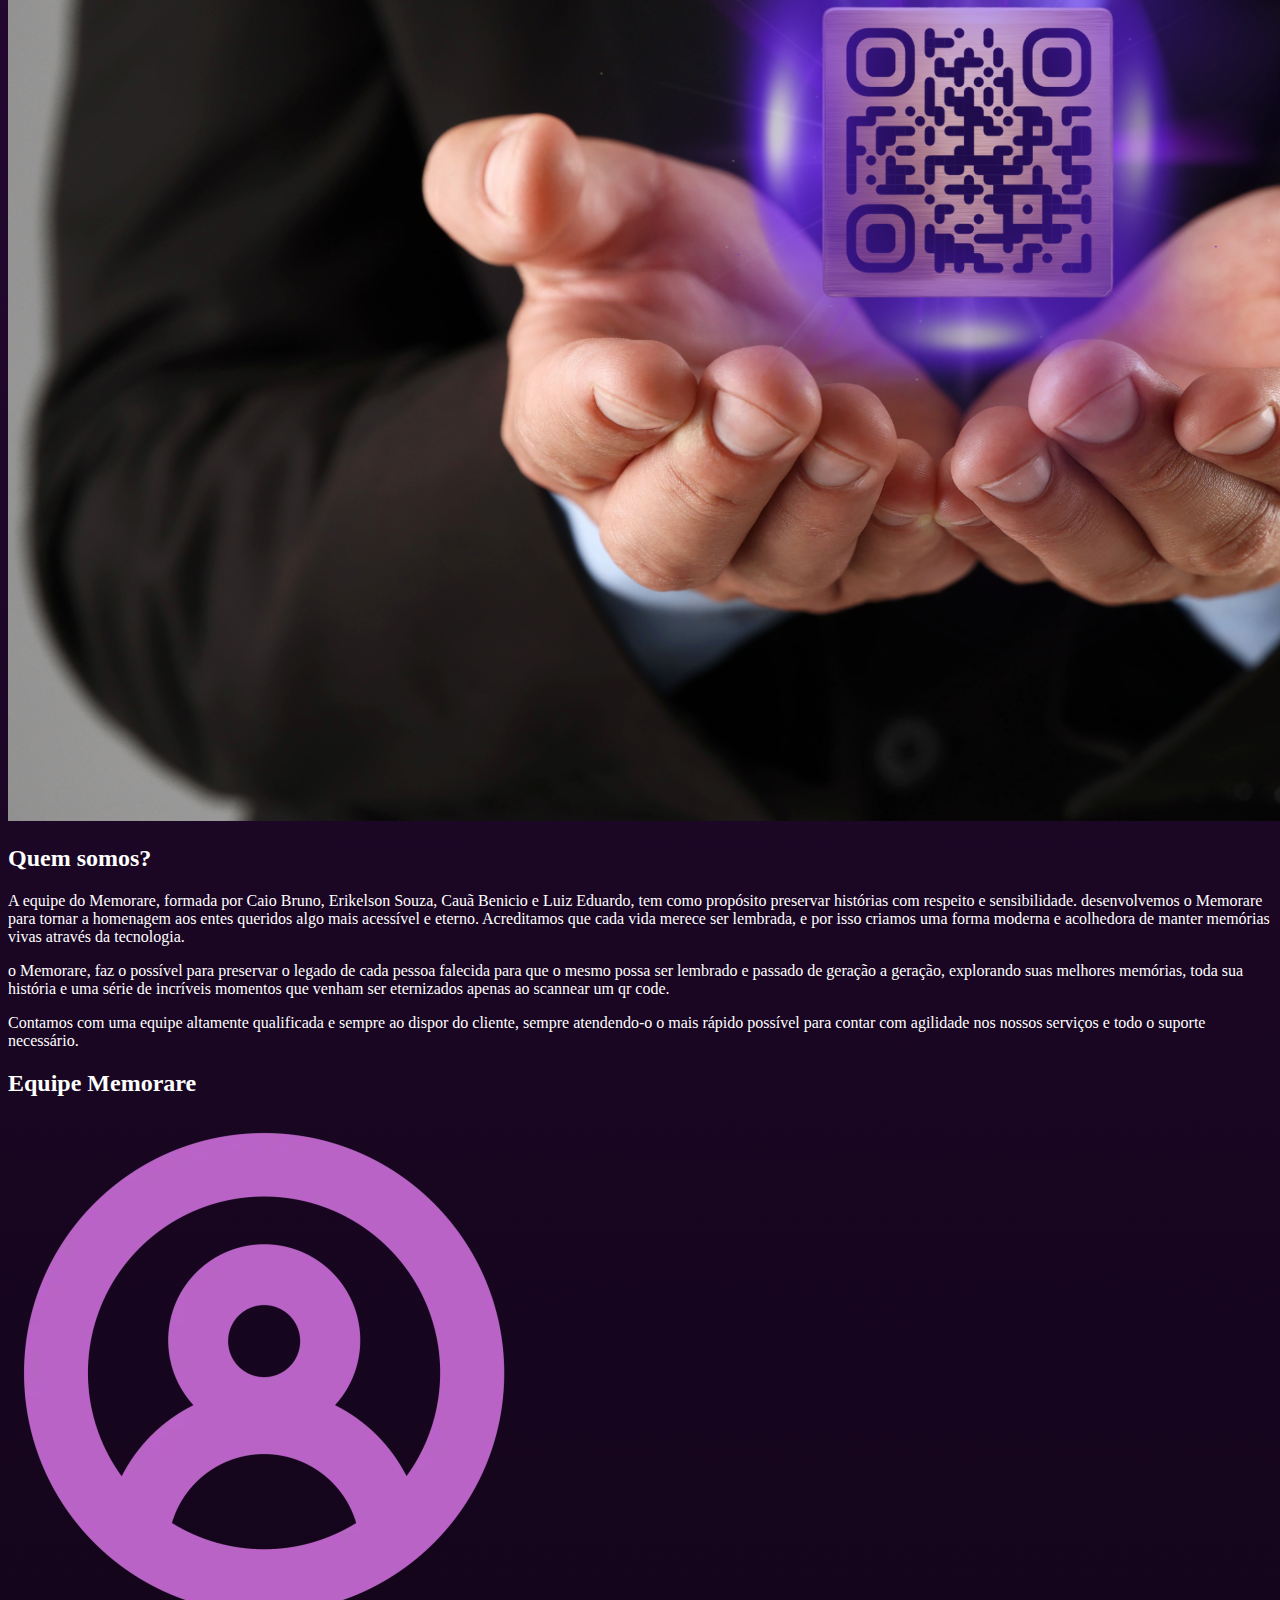
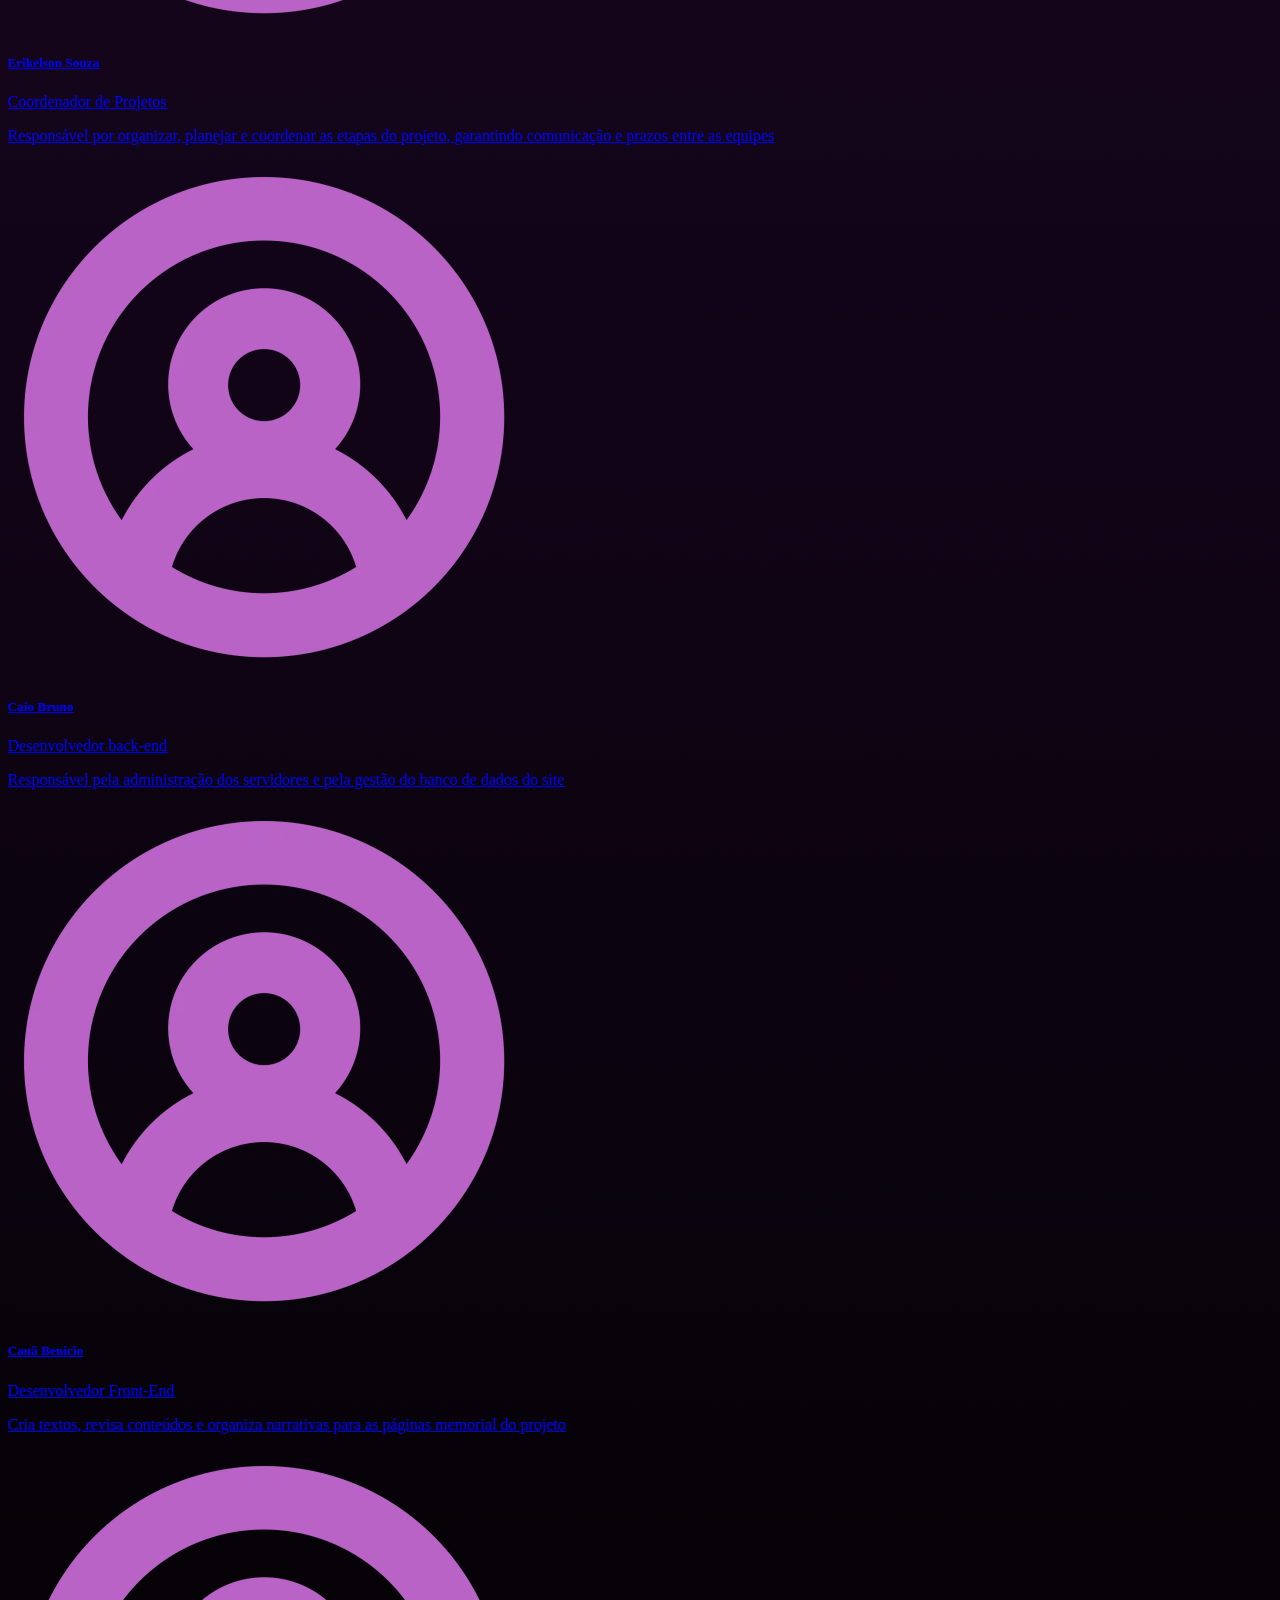
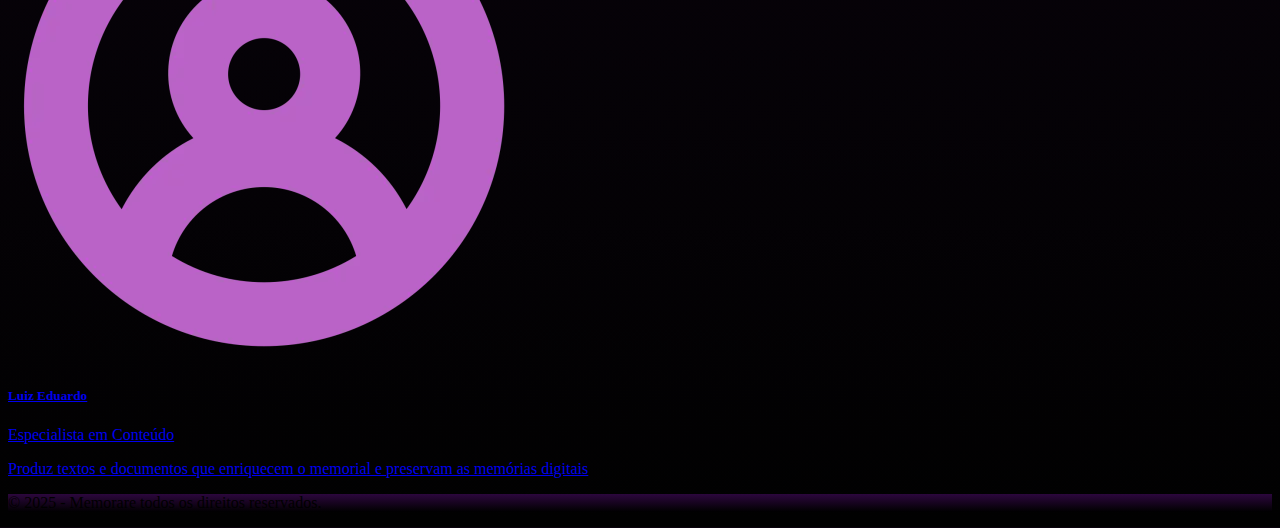
<file: sobre.html>
<!doctype html>
<html lang="pt-BR">

<head>
  <meta charset="utf-8">
  <meta name="viewport" content="width=device-width, initial-scale=1">
  <title>Memorare</title>
  <link rel="stylesheet" href="./css/styles.css">
  <link href="https://cdn.jsdelivr.net/npm/bootstrap@5.2.3/dist/css/bootstrap.min.css" rel="stylesheet"
    integrity="sha384-rbsA2VBKQhggwzxH7pPCaAqO46MgnOM80zW1RWuH61DGLwZJEdK2Kadq2F9CUG65" crossorigin="anonymous">
  <script src="https://cdn.jsdelivr.net/npm/bootstrap@5.3.2/dist/js/bootstrap.bundle.min.js"></script>

</head>

<body>

  <!-- barra de navegação -->

  <nav class="navbar navbar-expand-lg gradient-roxo ">
    <div class="container-fluid">
      <nav class="navbar">
        <div class="container-fluid">
          <a class="navbar-brand" href="./index.html">
            <img src="./img/logo.png" alt="Logo" height="55" class="d-inline-block align-text-center">

          </a>
          <a class="navbar-brand" href="./index.html"></a>
          <div>
            <div class="titulo">Memorare</div>
            <div class="subtitulo">UM MEMORIAL DIGITAL</div>
          </div>
        </div>
      </nav>
      <button class="navbar-toggler bg-white" type="button" data-bs-toggle="collapse"
        data-bs-target="#navbarSupportedContent" aria-controls="navbarSupportedContent" aria-expanded="false"
        aria-label="Toggle navigation">
        <span class="navbar-toggler-icon"></span>
      </button>
      <div class="collapse navbar-collapse navtext " id="navbarSupportedContent">
        <ul class="navbar-nav ms-auto px-5 d-flex flex-column flex-lg-row gap-0 gap-lg-2">
          <li class="nav-item">
            <a class="nav-link active text-white" aria-current="page" href="./index.html">Página
              Inicial</a>
          </li>
          <li class="nav-item">
            <a class="nav-link active text-white" aria-current="page" href="./sobre.html">Quem Somos</a>
          </li>
          <li class="nav-item">
            <a class="nav-link active text-white" aria-current="page" href="./contato.html">Contato</a>
          </li>

        </ul>

      </div>
    </div>
  </nav>
  <!-- fim da barra de navegação -->
  <!-- inicio dos banners -->
  <div id="carouselExampleSlidesOnly" class="carousel slide" data-bs-ride="carousel" data-bs-interval="3000">
    <div class="carousel-inner">
      <div class="carousel-item active">
        <img src="./img/bannersobre.jpg" class="d-block w-100" alt="...">
      </div>
      <div class="carousel-item">
        <img src="./img/bannersobre2.jpg" class="d-block w-100" alt="...">
      </div>
      <div class="carousel-item">
        <img src="./img/bannersobre3.jpg" class="d-block w-100" alt="...">
      </div>
    </div>
  </div>
  <!-- fim dos banners -->
  <!-- carrossel -->
  <div class="container my-5">
    <div class="row align-items-center">
      <div class="col-lg-6 mb-4">
        <!-- inicio  -->
        <div id="carouselExampleSlidesOnly" class="carousel slide" data-bs-ride="carousel" data-bs-interval="5000">
          <div class="carousel-inner">
            <div class="carousel-item active">
              <img src="./img/equipebanner.png" class="d-block w-100" alt="...">
            </div>
            <div class="carousel-item">
              <img src="./img/equipebanner2.png" class="d-block w-100" alt="...">
            </div>
            <div class="carousel-item">
              <img src="./img/equipebanner3.png" class="d-block w-100" alt="...">
            </div>
          </div>
        </div>
        <!-- fim -->
      </div>
      <!-- fim do carrossel -->
      <!-- texto -->
      <div class="col-lg-6">
        <h2 style="color: #ffffff;">Quem somos?</h2>
        <p style="color: #ffffff;">
          A equipe do Memorare, formada por Caio Bruno, Erikelson Souza, Cauã Benicio e Luiz Eduardo, tem como propósito
          preservar histórias com respeito e sensibilidade.
          desenvolvemos o Memorare para tornar a homenagem aos entes queridos algo mais acessível e eterno.
          Acreditamos que cada vida merece ser lembrada, e por isso criamos uma forma moderna e acolhedora de manter
          memórias vivas através da tecnologia.
        </p>
        <p style="color: #ffffff;">
          o Memorare, faz o possível para preservar o legado de cada pessoa falecida para que o mesmo possa ser lembrado
          e passado de geração a geração,
          explorando suas melhores memórias, toda sua história e uma série de incríveis momentos que venham ser
          eternizados apenas ao scannear um qr code.
        </p>
        <p style="color: #ffffff;">
          Contamos com uma equipe altamente qualificada e sempre ao dispor do cliente, sempre atendendo-o o mais rápido
          possível para contar com agilidade nos nossos serviços e todo o suporte necessário.
        </p>
      </div>

    </div>
  </div>
  <h2 class="text-center" style="color: #ffffff;">Equipe Memorare</h2>

  <div class="container my-5">
    <div class="row justify-content-center g-3">
      <!-- erikelson -->
      <div class="col-12 col-sm-6 col-md-4 col-lg-2">
        <a href="./erikelson.html" class="text-decoration-none text-dark">
          <div class="card text-center zoom-mouse h-100">
            <img src="img/icone1.webp" class="card-img-top team-img" alt="Erikelson Souza">
            <div class="card-body">
              <h5 class="card-title">Erikelson Souza</h5>
              <p class="card-subtitle mb-2 text-muted">Coordenador de Projetos</p>
              <p class="card-text">
                Responsável por organizar, planejar e coordenar as etapas do projeto, garantindo comunicação e prazos
                entre as equipes
              </p>
            </div>
          </div>
        </a>
      </div>

      <!-- caio -->
      <div class="col-12 col-sm-6 col-md-4 col-lg-2">
        <a href="./caio.html" class="text-decoration-none text-dark">
          <div class="card text-center zoom-mouse h-100">
            <img src="./img/icone1.webp" class="card-img-top team-img" alt="Caio Bruno">
            <div class="card-body">
              <h5 class="card-title">Caio Bruno</h5>
              <p class="card-subtitle mb-2 text-muted">Desenvolvedor back-end</p>
              <p class="card-text">
                Responsável pela administração dos servidores e pela gestão do banco de dados do site
              </p>
            </div>
          </div>
        </a>
      </div>

      <!-- cauã -->
      <div class="col-12 col-sm-6 col-md-4 col-lg-2">
        <a href="./caua.html" class="text-decoration-none text-dark">
          <div class="card text-center zoom-mouse h-100">
            <img src="./img/icone1.webp" class="card-img-top team-img" alt="Cauã Benicio">
            <div class="card-body">
              <h5 class="card-title">Cauã Benicio</h5>
              <p class="card-subtitle mb-2 text-muted"> Desenvolvedor Front-End</p>
              <p class="card-text">
                Cria textos, revisa conteúdos e organiza narrativas para as páginas memorial do projeto
              </p>
            </div>
          </div>
        </a>
      </div>

      <!-- luiz -->
      <div class="col-12 col-sm-6 col-md-4 col-lg-2">
        <a href="./luiz.html" class="text-decoration-none text-dark">
          <div class="card text-center zoom-mouse h-100">
            <img src="./img/icone1.webp" class="card-img-top team-img" alt="Luiz Eduardo">
            <div class="card-body">
              <h5 class="card-title">Luiz Eduardo</h5>
              <p class="card-subtitle mb-2 text-muted">Especialista em Conteúdo</p>
              <p class="card-text">
                Produz textos e documentos que enriquecem o memorial e preservam as memórias digitais
              </p>
            </div>
          </div>
        </a>
      </div>
    </div>
  </div>

  <!-- inicio rodapé -->
  <footer class="container-fluid gradient-roxo mt-5">
    <p class="py-2 text-center text-white">© 2025 - Memorare todos os direitos reservados.</p>
  </footer>
  <!-- fim rodapé -->
</body>

</html>
</file>
<file: css/styles.css>
body {
    background-image: linear-gradient(#400e57, #010101) !important;
}

.gradient-roxo {
    background-image: linear-gradient(#2c073d, #000000) !important;
}

.icon-card {
    width: 65px !important;

}

.card-personalizado {
    width: 180px;
    height: 300px !important;
}

.memorare-title {
    display: flex;
    align-items: center;
    gap: 20px;

}

.memorare-title .line {
    width: 50px;
    height: 5px;
    background: #611185;
    margin-top: 10px;
}


.titulo {
    color: #ffffff;
    margin-top: 10px;
    margin-left: -28px;
    font-size: 25px;
    line-height: 0.4;
}

.subtitulo {
    color: #ffffff;
    margin-top: 10px;
    font-size: 11px;
    margin-left: -28px;
}


img.homem-memorare {
    display: block;
    margin: 0;
    max-width: 700px;
    width: 100%;
}

@media (min-width: 768px) {
    img.homem-memorare {
        max-width: 900px;
    }
}

@media (min-width: 992px) {
    img.homem-memorare {
        max-width: 450px;
    }
}

@media (min-width: 1200px) {
    img.homem-memorare {
        max-width: 650px;
    }
}

@media (min-width: 1400px) {
    img.homem-memorare {
        max-width: 750px;
    }
}


:root {
    --bd-violet: #611185;
    --bd-violet-dark: #80409e; 
    --bd-violet-darker: #80409e;
}

.btn-violet {
    color: #fff !important;                    
    background-color: var(--bd-violet) !important;
    border: 4px solid var(--bd-violet) !important;
    border-radius: 1.5rem !important;
    font-weight: 900 !important;
    padding: 0.8rem 0.75rem !important;
    display: inline-block !important;
    text-align: center !important;
    cursor: pointer !important;
    transition: background-color 0.3s, border-color 0.3s !important;
}

.btn-violet:hover {
    background-color: var(--bd-violet-dark) !important;
    border-color: var(--bd-violet-dark) !important;
}

.btn-violet:active, .btn-violet:focus {
    background-color: var(--bd-violet-darker) !important;
    border-color: var(--bd-violet-darker) !important;
    outline: none !important;
    box-shadow: 0 0 0 0.25rem rgba(127, 90, 240, 0.5) !important; 
}


.promo-img {
    opacity: 0.5;
    transform: translateY(0);
    animation: pulseOpacity 2s ease-in-out infinite;
    transition: transform 0.3s ease, box-shadow 0.3s ease;
}

.promo-img:hover {
    transform: scale(1.05);
    box-shadow: 0 10px 20px rgba(0, 0, 0, 0.3);
    opacity: 1;
}

@keyframes pulseOpacity {
    0% {
        opacity: 0.5;
    }
    50% {
        opacity: 1;
    }
    100% {
        opacity: 0.5;
    }
}

.zoom-mouse {
    transform: translateY(0);
    transition: transform 0.3s ease, box-shadow 0.3s ease;
}

.zoom-mouse:hover {
    transform: scale(1.05);
    box-shadow: 0 10px 20px rgba(0, 0, 0, 0.3);
}




.card-body img {
    transform-style: preserve-3d;
    transition: transform 0.3s ease;
}

.zoom-mouse:hover ~ .card-body img,
.zoom-mouse:hover + .card-body img,
.zoom-mouse:hover .card-body img {
    animation: girar-horizontal 4s linear infinite;
    transform: scale(1.05);
}

@keyframes girar-horizontal {
    from {
        transform: rotateY(0deg);
    }
    to {
        transform: rotateY(360deg);
    }
}
</file>
